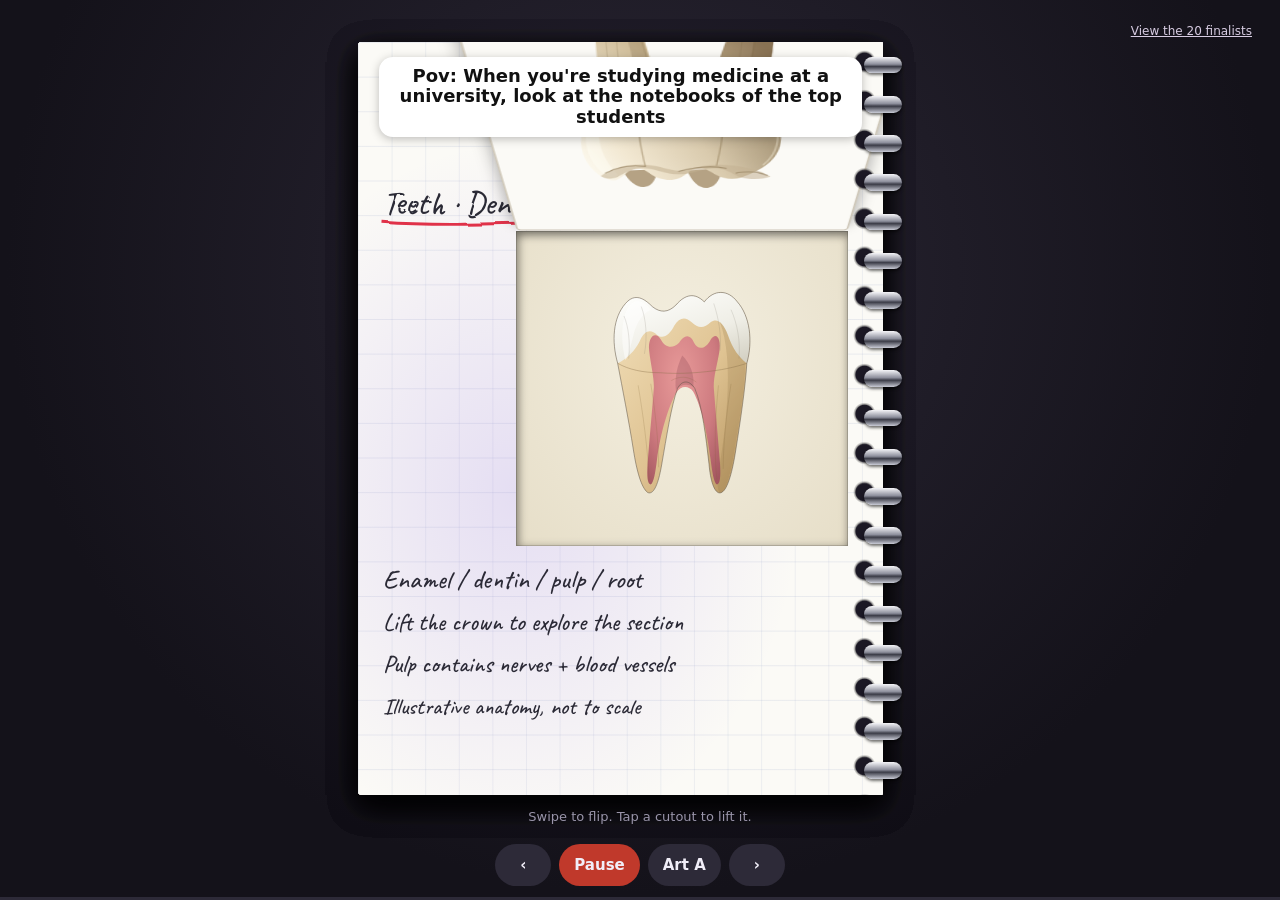
<file: index.html>
<!doctype html>
<html lang="en">
<head>
<meta charset="utf-8">
<meta name="viewport" content="width=device-width,initial-scale=1,viewport-fit=cover,user-scalable=yes">
<meta name="theme-color" content="#14121a">
<title>Top student notes: page flip and paper cutouts</title>
<link rel="stylesheet" href="style.css">
</head>
<body>
<svg width="0" height="0" style="position:absolute" aria-hidden="true">
  <filter id="rough" x="-5%" y="-5%" width="110%" height="110%">
    <feTurbulence type="fractalNoise" baseFrequency="0.035" numOctaves="2" seed="4" result="n"/>
    <feDisplacementMap in="SourceGraphic" in2="n" scale="2.4"/>
  </filter>
</svg>
<main class="stage" id="stage">
  <div class="book" id="book" aria-label="Medical student notebook"></div>
  <div class="caption" id="caption">Pov: When you're studying medicine at a university, look at the notebooks of the top students</div>
  <div class="hint" id="hint">Swipe to flip. Tap a cutout to lift it.</div>
  <a class="gallery-link" href="gallery.html">View the 20 finalists</a>
  <nav class="ui">
    <button id="prev" aria-label="Previous page">&#8249;</button>
    <button id="auto" aria-label="Autoplay" class="on">Pause</button>
    <button id="artset" aria-label="Switch illustration set">Art A</button>
    <button id="next" aria-label="Next page">&#8250;</button>
  </nav>
  <div class="bar"><i id="bar"></i></div>
</main>
<script src="pages.js"></script>
<script src="art.js"></script>
<script src="app.js"></script>
</body>
</html>
</file>
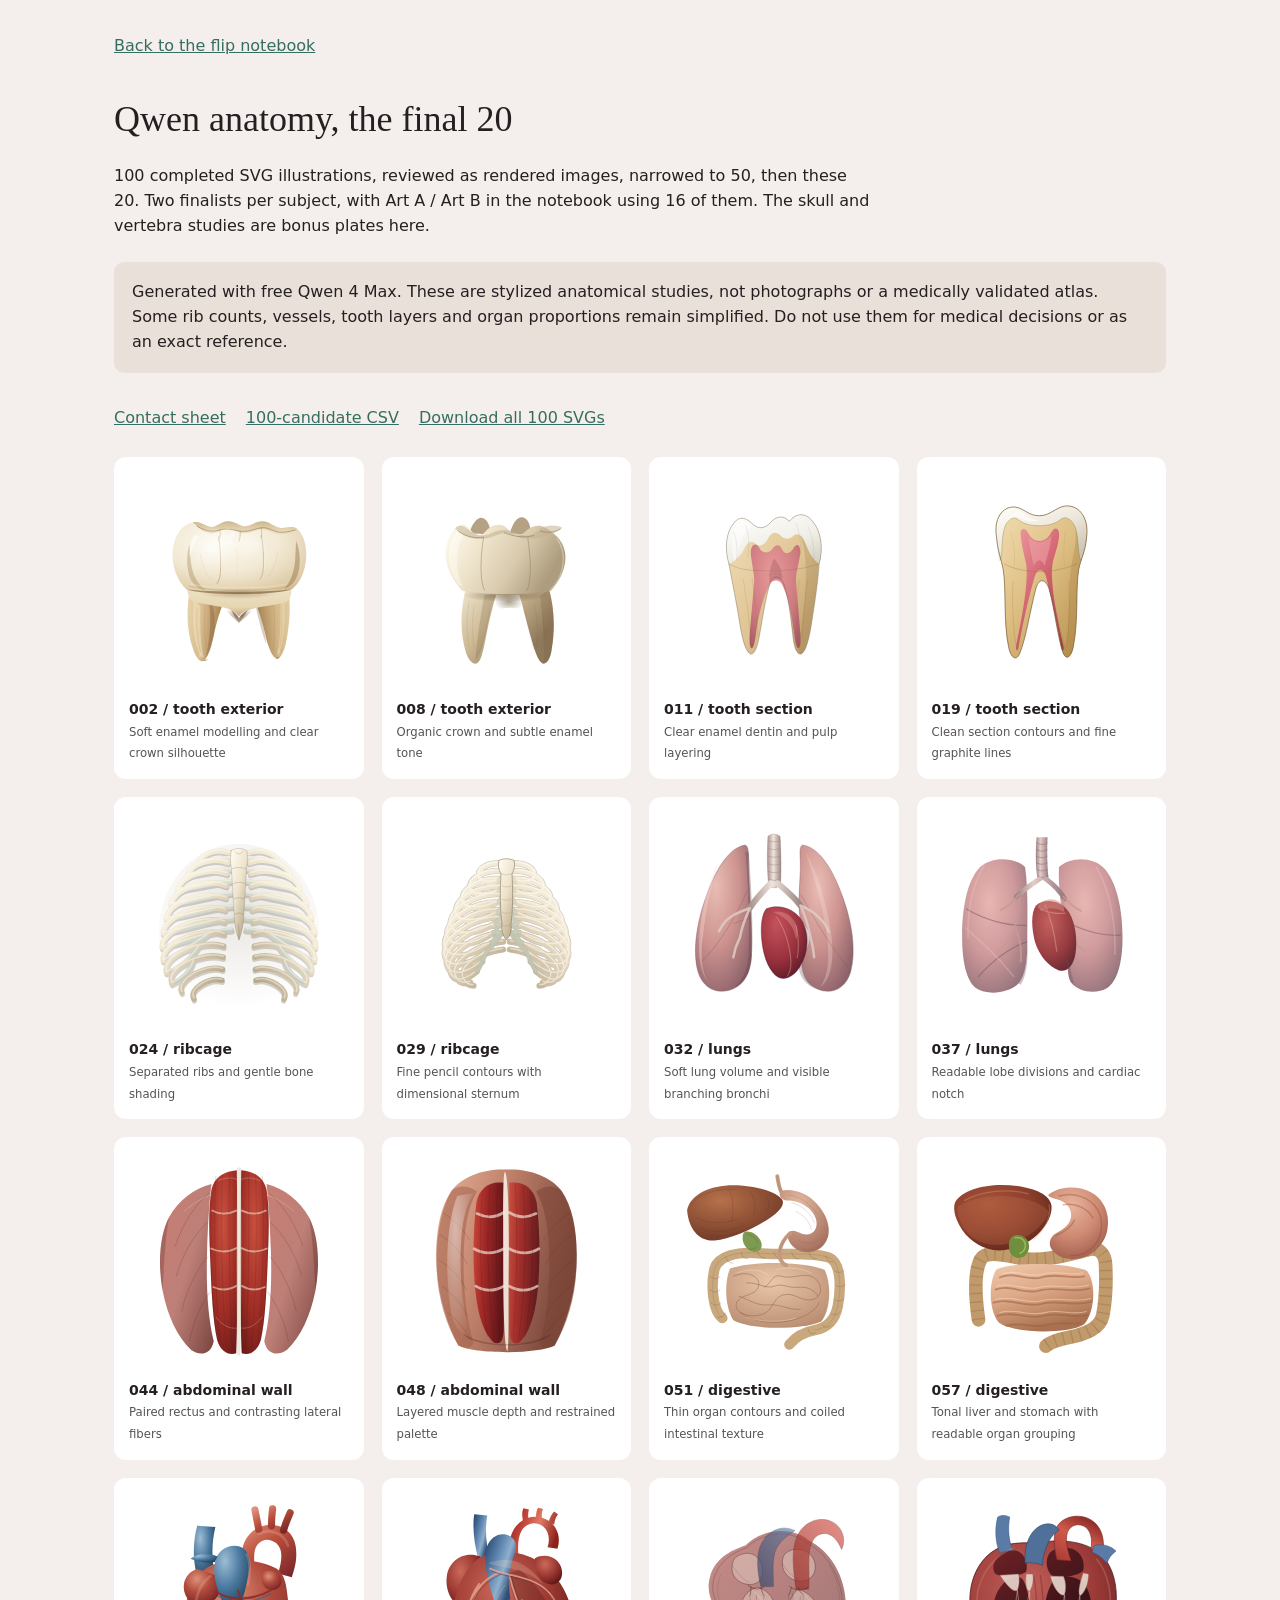
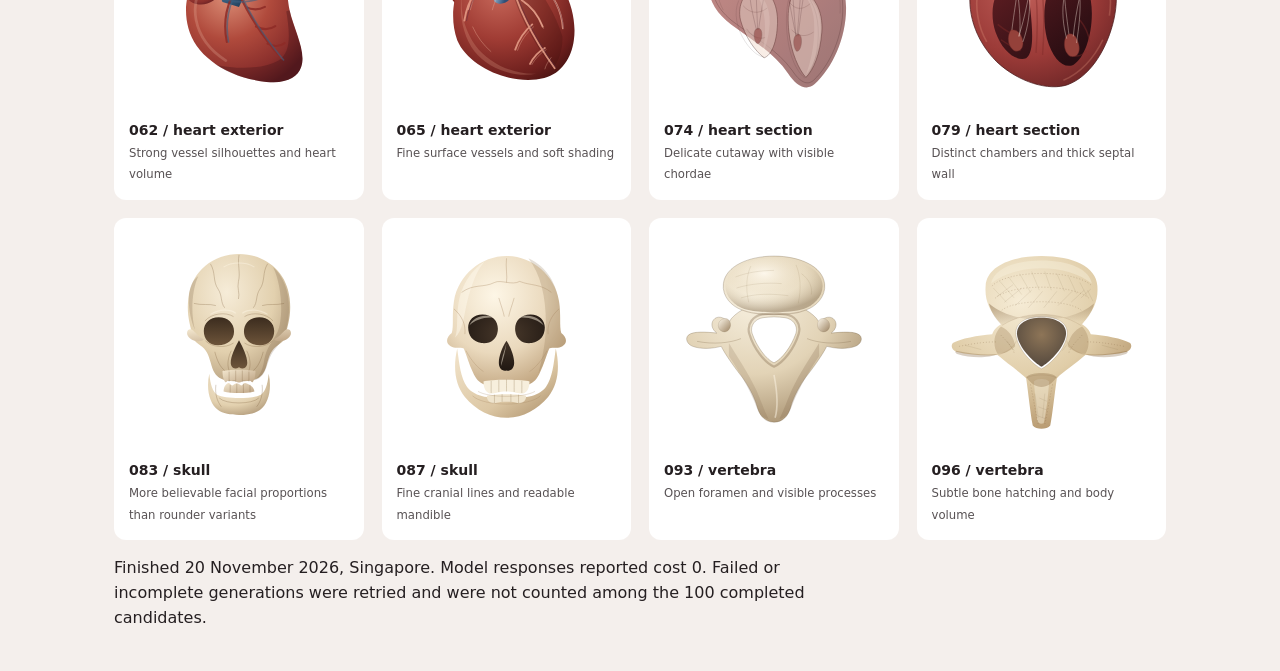
<file: gallery.html>
<!doctype html><html lang="en"><meta charset="utf-8"><meta name="viewport" content="width=device-width,initial-scale=1"><title>Qwen anatomy, final 20</title><style>*{box-sizing:border-box}body{margin:0;background:#f4efec;color:#251f21;font:16px/1.55 system-ui,sans-serif}main{max-width:1100px;margin:auto;padding:24px}h1{font-family:Georgia,serif;font-weight:400;font-size:36px;margin-bottom:8px}a{color:#356e60}p{max-width:760px}.grid{display:grid;grid-template-columns:repeat(auto-fit,minmax(235px,1fr));gap:18px}figure{margin:0;background:white;border-radius:12px;padding:15px}img{display:block;width:100%;aspect-ratio:1;object-fit:contain}figcaption{font-size:14px}strong{display:block}small{color:#585254}.note{padding:18px;background:#e9e0d9;border-radius:10px;margin:24px 0}.links{display:flex;gap:20px;flex-wrap:wrap}a{min-height:44px;display:inline-flex;align-items:center}</style><main><a href="./">Back to the flip notebook</a><h1>Qwen anatomy, the final 20</h1><p>100 completed SVG illustrations, reviewed as rendered images, narrowed to 50, then these 20. Two finalists per subject, with Art A / Art B in the notebook using 16 of them. The skull and vertebra studies are bonus plates here.</p><div class="note">Generated with free Qwen 4 Max. These are stylized anatomical studies, not photographs or a medically validated atlas. Some rib counts, vessels, tooth layers and organ proportions remain simplified. Do not use them for medical decisions or as an exact reference.</div><p class="links"><a href="final20.jpg">Contact sheet</a><a href="selection.csv">100-candidate CSV</a><a href="anatomy-svg-pack.zip">Download all 100 SVGs</a></p><section class="grid"><figure><a href="art/002-tooth-exterior.svg" aria-label="Open candidate 2"><img src="art/002-tooth-exterior.svg" alt="Generated tooth exterior study, candidate 2"></a><figcaption><strong>002 / tooth exterior</strong><small>Soft enamel modelling and clear crown silhouette</small></figcaption></figure><figure><a href="art/008-tooth-exterior.svg" aria-label="Open candidate 8"><img src="art/008-tooth-exterior.svg" alt="Generated tooth exterior study, candidate 8"></a><figcaption><strong>008 / tooth exterior</strong><small>Organic crown and subtle enamel tone</small></figcaption></figure><figure><a href="art/011-tooth-section.svg" aria-label="Open candidate 11"><img src="art/011-tooth-section.svg" alt="Generated tooth section study, candidate 11"></a><figcaption><strong>011 / tooth section</strong><small>Clear enamel dentin and pulp layering</small></figcaption></figure><figure><a href="art/019-tooth-section.svg" aria-label="Open candidate 19"><img src="art/019-tooth-section.svg" alt="Generated tooth section study, candidate 19"></a><figcaption><strong>019 / tooth section</strong><small>Clean section contours and fine graphite lines</small></figcaption></figure><figure><a href="art/024-ribcage.svg" aria-label="Open candidate 24"><img src="art/024-ribcage.svg" alt="Generated ribcage study, candidate 24"></a><figcaption><strong>024 / ribcage</strong><small>Separated ribs and gentle bone shading</small></figcaption></figure><figure><a href="art/029-ribcage.svg" aria-label="Open candidate 29"><img src="art/029-ribcage.svg" alt="Generated ribcage study, candidate 29"></a><figcaption><strong>029 / ribcage</strong><small>Fine pencil contours with dimensional sternum</small></figcaption></figure><figure><a href="art/032-lungs.svg" aria-label="Open candidate 32"><img src="art/032-lungs.svg" alt="Generated lungs study, candidate 32"></a><figcaption><strong>032 / lungs</strong><small>Soft lung volume and visible branching bronchi</small></figcaption></figure><figure><a href="art/037-lungs.svg" aria-label="Open candidate 37"><img src="art/037-lungs.svg" alt="Generated lungs study, candidate 37"></a><figcaption><strong>037 / lungs</strong><small>Readable lobe divisions and cardiac notch</small></figcaption></figure><figure><a href="art/044-abdominal-wall.svg" aria-label="Open candidate 44"><img src="art/044-abdominal-wall.svg" alt="Generated abdominal wall study, candidate 44"></a><figcaption><strong>044 / abdominal wall</strong><small>Paired rectus and contrasting lateral fibers</small></figcaption></figure><figure><a href="art/048-abdominal-wall.svg" aria-label="Open candidate 48"><img src="art/048-abdominal-wall.svg" alt="Generated abdominal wall study, candidate 48"></a><figcaption><strong>048 / abdominal wall</strong><small>Layered muscle depth and restrained palette</small></figcaption></figure><figure><a href="art/051-digestive.svg" aria-label="Open candidate 51"><img src="art/051-digestive.svg" alt="Generated digestive study, candidate 51"></a><figcaption><strong>051 / digestive</strong><small>Thin organ contours and coiled intestinal texture</small></figcaption></figure><figure><a href="art/057-digestive.svg" aria-label="Open candidate 57"><img src="art/057-digestive.svg" alt="Generated digestive study, candidate 57"></a><figcaption><strong>057 / digestive</strong><small>Tonal liver and stomach with readable organ grouping</small></figcaption></figure><figure><a href="art/062-heart-exterior.svg" aria-label="Open candidate 62"><img src="art/062-heart-exterior.svg" alt="Generated heart exterior study, candidate 62"></a><figcaption><strong>062 / heart exterior</strong><small>Strong vessel silhouettes and heart volume</small></figcaption></figure><figure><a href="art/065-heart-exterior.svg" aria-label="Open candidate 65"><img src="art/065-heart-exterior.svg" alt="Generated heart exterior study, candidate 65"></a><figcaption><strong>065 / heart exterior</strong><small>Fine surface vessels and soft shading</small></figcaption></figure><figure><a href="art/074-heart-section.svg" aria-label="Open candidate 74"><img src="art/074-heart-section.svg" alt="Generated heart section study, candidate 74"></a><figcaption><strong>074 / heart section</strong><small>Delicate cutaway with visible chordae</small></figcaption></figure><figure><a href="art/079-heart-section.svg" aria-label="Open candidate 79"><img src="art/079-heart-section.svg" alt="Generated heart section study, candidate 79"></a><figcaption><strong>079 / heart section</strong><small>Distinct chambers and thick septal wall</small></figcaption></figure><figure><a href="art/083-skull.svg" aria-label="Open candidate 83"><img src="art/083-skull.svg" alt="Generated skull study, candidate 83"></a><figcaption><strong>083 / skull</strong><small>More believable facial proportions than rounder variants</small></figcaption></figure><figure><a href="art/087-skull.svg" aria-label="Open candidate 87"><img src="art/087-skull.svg" alt="Generated skull study, candidate 87"></a><figcaption><strong>087 / skull</strong><small>Fine cranial lines and readable mandible</small></figcaption></figure><figure><a href="art/093-vertebra.svg" aria-label="Open candidate 93"><img src="art/093-vertebra.svg" alt="Generated vertebra study, candidate 93"></a><figcaption><strong>093 / vertebra</strong><small>Open foramen and visible processes</small></figcaption></figure><figure><a href="art/096-vertebra.svg" aria-label="Open candidate 96"><img src="art/096-vertebra.svg" alt="Generated vertebra study, candidate 96"></a><figcaption><strong>096 / vertebra</strong><small>Subtle bone hatching and body volume</small></figcaption></figure></section><p>Finished 20 November 2026, Singapore. Model responses reported cost 0. Failed or incomplete generations were retried and were not counted among the 100 completed candidates.</p></main></html>
</file>
<file: style.css>
@font-face{font-family:Caveat;font-weight:500;src:url(fonts/Caveat-500.ttf) format('truetype');font-display:swap}
@font-face{font-family:Caveat;font-weight:700;src:url(fonts/Caveat-700.ttf) format('truetype');font-display:swap}
.ink{font-family:Caveat,'Bradley Hand','Segoe Print',cursive;font-weight:500;fill:#2b2a36}
*{box-sizing:border-box;-webkit-tap-highlight-color:transparent}
html,body{margin:0;height:100%;background:#14121a;overflow:hidden;overscroll-behavior:none;touch-action:none;font-family:system-ui,sans-serif}
.stage{position:fixed;inset:0;display:flex;align-items:center;justify-content:center;
  background:radial-gradient(ellipse at 50% 30%,#2a2634,#14121a 70%);padding-bottom:64px}
.book{--W:min(88vw,calc((100dvh - 150px) * .70));position:relative;width:var(--W);aspect-ratio:300/430;
  perspective:1700px;perspective-origin:30% 45%;margin-right:3vw;user-select:none;-webkit-user-select:none}
.leaf{position:absolute;inset:0;transform-origin:100% 50%;transform-style:preserve-3d;will-change:transform}
.face{position:absolute;inset:0;backface-visibility:hidden;-webkit-backface-visibility:hidden;border-radius:4px 2px 2px 4px;overflow:hidden;
  background:#fbfaf6;box-shadow:0 10px 30px rgba(0,0,0,.45)}
.face.back{transform:rotateY(180deg)}
.paper{position:absolute;inset:0;
  background:
   radial-gradient(ellipse at 30% 60%,rgba(140,110,230,.20),transparent 55%),
   linear-gradient(rgba(110,130,180,.13) 1px,transparent 1px) 0 0/100% 4.6%,
   linear-gradient(90deg,rgba(110,130,180,.10) 1px,transparent 1px) 0 0/6.4% 100%,
   #fbfaf6}
.paper.dark{background:radial-gradient(ellipse at 50% 40%,#f1ecde,#e2dac6)}
.sheet{position:absolute;inset:0}
.sheet svg,.under svg,.flap svg{width:100%;height:100%;display:block;overflow:visible}
.under{position:absolute;overflow:hidden;background:radial-gradient(ellipse at 50% 40%,#f4efe0,#e6dec8);
  box-shadow:inset 0 5px 9px rgba(0,0,0,.38),inset 4px 0 8px rgba(0,0,0,.22),inset 0 0 0 1px rgba(0,0,0,.15)}
.under svg{transform:translate(calc(var(--px,0)*-3px),calc(var(--py,0)*-3px))}
.flap{position:absolute;transform-origin:50% 0;transition:transform .95s cubic-bezier(.3,.8,.25,1);
  filter:drop-shadow(0 2px 2px rgba(0,0,0,.35)) drop-shadow(0 6px 8px rgba(0,0,0,.2));cursor:pointer;
  transform:translate(calc(var(--px,0)*2px),calc(var(--py,0)*2px)) perspective(700px) rotateX(0deg)}
.flap.open{transform:translate(0,0) perspective(700px) rotateX(128deg);filter:drop-shadow(0 8px 8px rgba(0,0,0,.35))}
.holes{position:absolute;top:0;bottom:0;right:0;width:7%;
  background:radial-gradient(circle at 50% 50%,#1b1824 0 32%,rgba(0,0,0,.35) 36%,transparent 42%) 0 0/100% 5.2%}
.shade{position:absolute;inset:0;pointer-events:none;opacity:0;
  background:linear-gradient(to left,rgba(0,0,0,.45),rgba(0,0,0,0) 65%)}
.back .shade{background:linear-gradient(to right,rgba(0,0,0,.45),rgba(0,0,0,0) 65%)}
.mirror{position:absolute;inset:0;transform:scaleX(-1);opacity:.16;filter:blur(.4px)}
.spiral{position:absolute;top:2%;bottom:2%;right:-3.6%;width:7.2%;z-index:500;pointer-events:none;display:flex;flex-direction:column;justify-content:space-between}
.spiral i{display:block;height:2.3%;min-height:7px;border-radius:99px;
  background:linear-gradient(#f5f5f8,#8d8f9c 45%,#3b3c47 60%,#c9cbd6);box-shadow:0 2px 3px rgba(0,0,0,.55)}
.caption{position:fixed;z-index:700;pointer-events:none;background:#fff;color:#111;border-radius:14px;padding:9px 12px;text-align:center;font:600 clamp(12px,3.6vw,18px)/1.15 system-ui,sans-serif;box-shadow:0 2px 10px rgba(0,0,0,.25)}
.hint{position:fixed;bottom:76px;width:100%;text-align:center;color:#9a95aa;font:13px system-ui;pointer-events:none;transition:opacity .6s}
.ui{position:fixed;bottom:14px;left:0;right:0;display:flex;gap:12px;justify-content:center;z-index:800}
.ui button{background:#2d2a38;color:#f1eef8;border:0;border-radius:99px;padding:12px 20px;font:600 15px system-ui;min-width:56px}
.ui button.on{background:#c0392b}
.bar{position:fixed;left:0;right:0;bottom:0;height:3px;background:#2d2a38}
.bar i{display:block;height:100%;width:0;background:#e8334a;transition:width .3s}
@media (prefers-reduced-motion:reduce){.flap{transition-duration:.01s}}

/* Qwen art stays inside its cutout window at phone sizes. */
.flap{overflow:hidden}.gallery-link{position:fixed;top:max(12px,env(safe-area-inset-top));right:16px;z-index:900;color:#d7cce2;font-size:12px;text-decoration:underline;padding:12px}.ui{gap:8px}.ui button{padding:12px 15px}.caption{font-size:clamp(12px,3.4vw,18px)}
</file>
